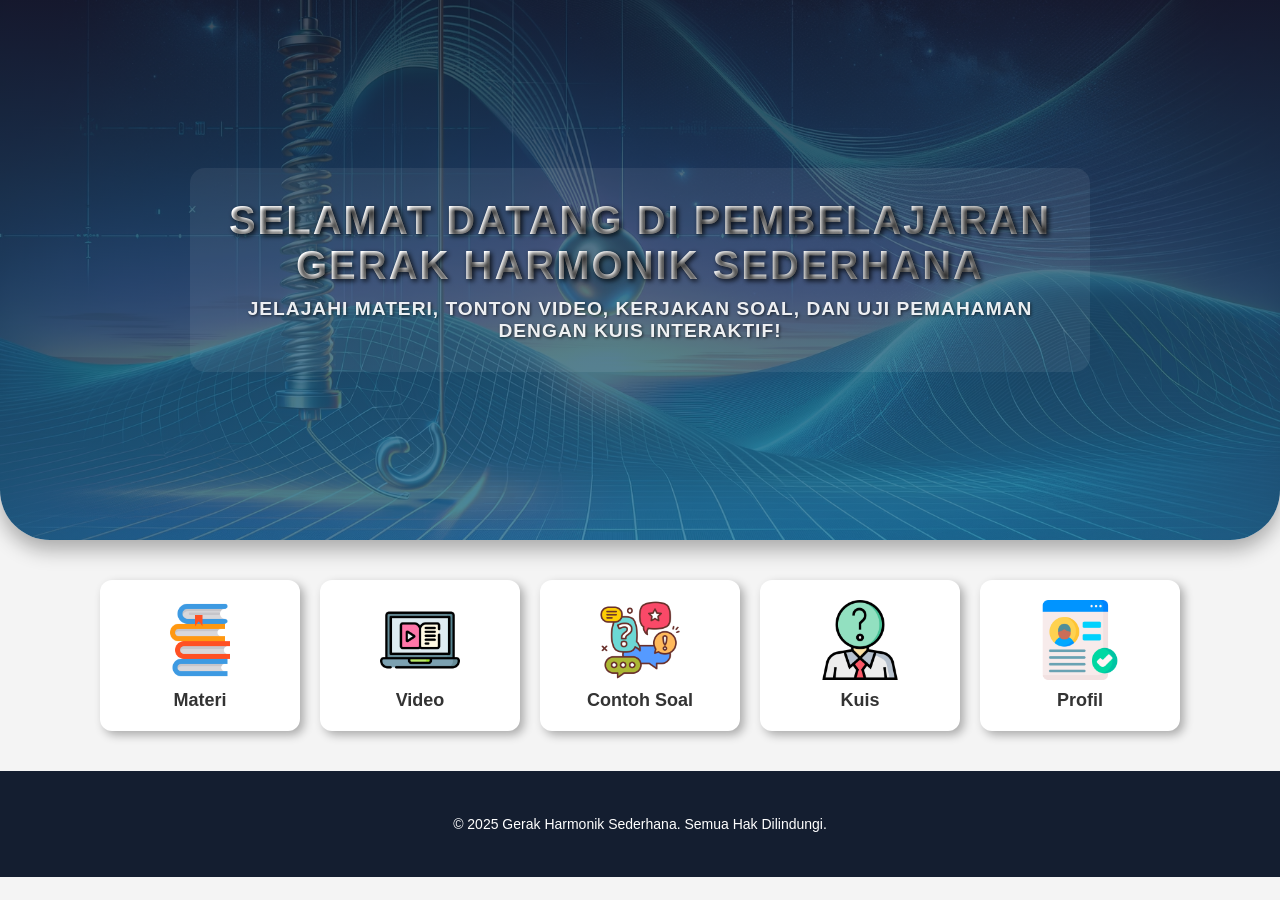
<file: index.html>
<!DOCTYPE html>
<html lang="id">
<head>
    <meta charset="UTF-8">
    <meta name="viewport" content="width=device-width, initial-scale=1.0">
    <title>Gerak Harmonik Sederhana</title>
    <link rel="stylesheet" href="assets/css/style.css">
</head>
<body>
    <header class="hero">
        <div class="overlay">
            <h1>Selamat Datang di Pembelajaran Gerak Harmonik Sederhana</h1>
            <p>Jelajahi materi, tonton video, kerjakan soal, dan uji pemahaman dengan kuis interaktif!</p>
        </div>
    </header>

    <main>
        <div class="menu-container">
            <a href="materi.html" class="menu-item">
                <img src="assets/img/materi.png" alt="Materi">
                <span>Materi</span>
            </a>
            <a href="video.html" class="menu-item">
                <img src="assets/img/video.png" alt="Video">
                <span>Video</span>
            </a>
            <a href="contohsoal.html" class="menu-item">
                <img src="assets/img/contohsoal.png" alt="Contoh Soal">
                <span>Contoh Soal</span>
            </a>
            <a href="kuis.html" class="menu-item">
                <img src="assets/img/kuis.png" alt="Kuis">
                <span>Kuis</span>
            </a>
            <a href="profil.html" class="menu-item">
                <img src="assets/img/profil.png" alt="Profil">
                <span>Profil</span>
            </a>
        </div>
    </main>

    <footer>
        <p>&copy; 2025 Gerak Harmonik Sederhana. Semua Hak Dilindungi.</p>
    </footer>
</body>
</html>
</file>
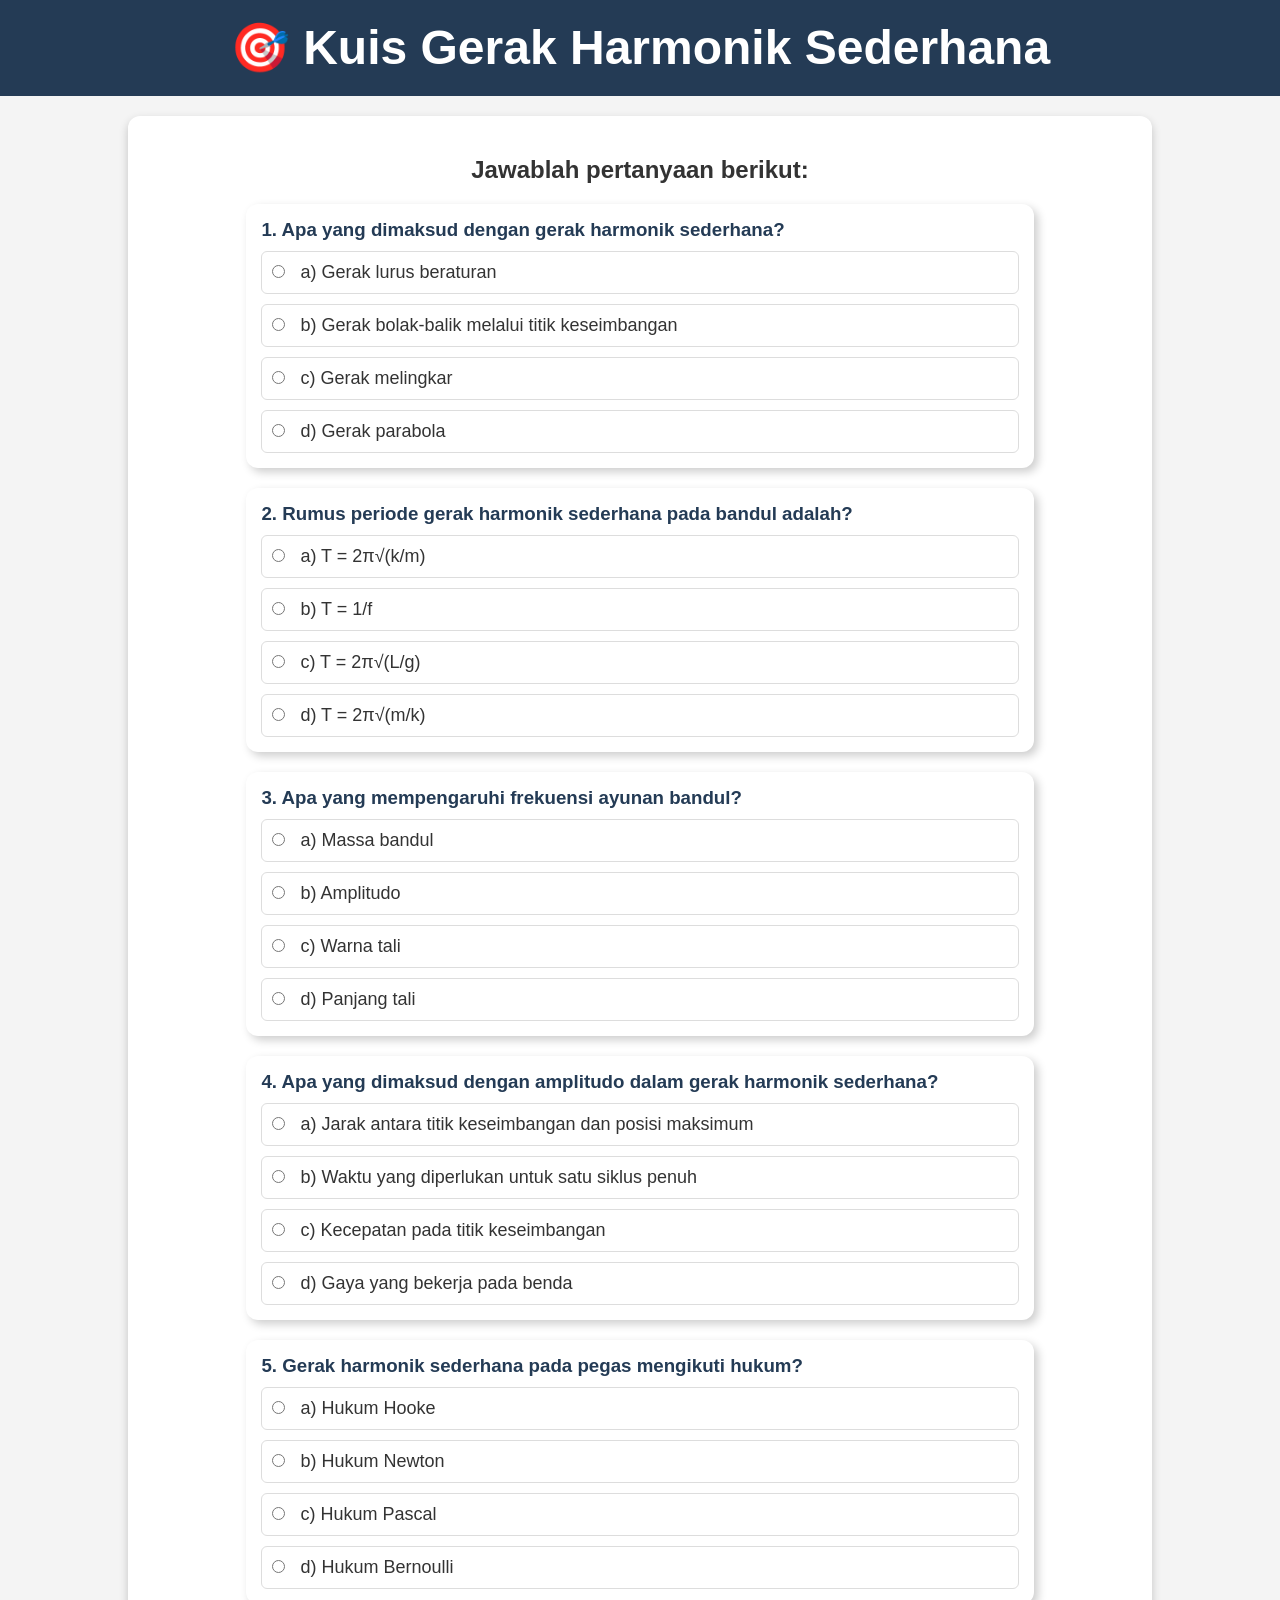
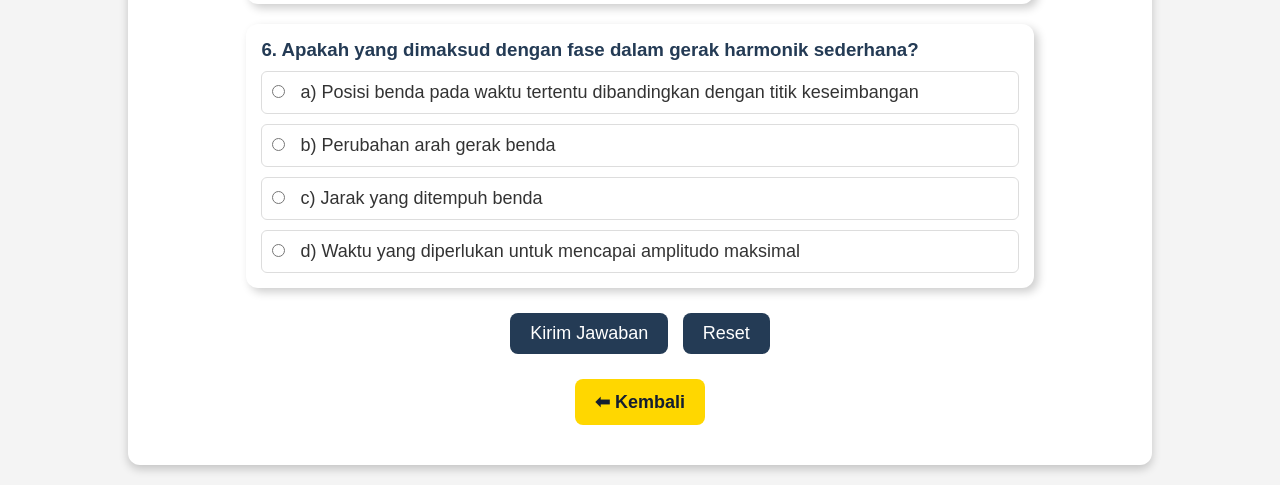
<file: kuis.html>
<!DOCTYPE html>
<html lang="id">
<head>
    <meta charset="UTF-8">
    <meta name="viewport" content="width=device-width, initial-scale=1.0">
    <title>Kuis Gerak Harmonik Sederhana</title>
    <link rel="stylesheet" href="assets/css/style.css">
    <script defer src="js/script.js"></script>
</head>
<body>
    <header class="page-header">
        <h1>🎯 Kuis Gerak Harmonik Sederhana</h1>
    </header>

    <main class="content">
        <section class="quiz-container">
            <h2>Jawablah pertanyaan berikut:</h2>

            <form id="quizForm">
                <!-- Soal 1 -->
                <div class="quiz-item">
                    <h3>1. Apa yang dimaksud dengan gerak harmonik sederhana?</h3>
                    <div class="quiz-options">
                        <label><input type="radio" name="q1" value="a"> a) Gerak lurus beraturan</label>
                        <label><input type="radio" name="q1" value="b"> b) Gerak bolak-balik melalui titik keseimbangan</label>
                        <label><input type="radio" name="q1" value="c"> c) Gerak melingkar</label>
                        <label><input type="radio" name="q1" value="d"> d) Gerak parabola</label>
                    </div>
                </div>

                <!-- Soal 2 -->
                <div class="quiz-item">
                    <h3>2. Rumus periode gerak harmonik sederhana pada bandul adalah?</h3>
                    <div class="quiz-options">
                        <label><input type="radio" name="q2" value="a"> a) T = 2π√(k/m)</label>
                        <label><input type="radio" name="q2" value="b"> b) T = 1/f</label>
                        <label><input type="radio" name="q2" value="c"> c) T = 2π√(L/g)</label>
                        <label><input type="radio" name="q2" value="d"> d) T = 2π√(m/k)</label>
                    </div>
                </div>

                <!-- Soal 3 -->
                <div class="quiz-item">
                    <h3>3. Apa yang mempengaruhi frekuensi ayunan bandul?</h3>
                    <div class="quiz-options">
                        <label><input type="radio" name="q3" value="a"> a) Massa bandul</label>
                        <label><input type="radio" name="q3" value="b"> b) Amplitudo</label>
                        <label><input type="radio" name="q3" value="c"> c) Warna tali</label>
                        <label><input type="radio" name="q3" value="d"> d) Panjang tali</label>
                    </div>
                </div>

                <!-- Soal 4 -->
<div class="quiz-item">
    <h3>4. Apa yang dimaksud dengan amplitudo dalam gerak harmonik sederhana?</h3>
    <div class="quiz-options">
        <label><input type="radio" name="q4" value="a"> a) Jarak antara titik keseimbangan dan posisi maksimum</label>
        <label><input type="radio" name="q4" value="b"> b) Waktu yang diperlukan untuk satu siklus penuh</label>
        <label><input type="radio" name="q4" value="c"> c) Kecepatan pada titik keseimbangan</label>
        <label><input type="radio" name="q4" value="d"> d) Gaya yang bekerja pada benda</label>
    </div>
</div>

<!-- Soal 5 -->
<div class="quiz-item">
    <h3>5. Gerak harmonik sederhana pada pegas mengikuti hukum?</h3>
    <div class="quiz-options">
        <label><input type="radio" name="q5" value="a"> a) Hukum Hooke</label>
        <label><input type="radio" name="q5" value="b"> b) Hukum Newton</label>
        <label><input type="radio" name="q5" value="c"> c) Hukum Pascal</label>
        <label><input type="radio" name="q5" value="d"> d) Hukum Bernoulli</label>
    </div>
</div>

<!-- Soal 6 -->
<div class="quiz-item">
    <h3>6. Apakah yang dimaksud dengan fase dalam gerak harmonik sederhana?</h3>
    <div class="quiz-options">
        <label><input type="radio" name="q6" value="a"> a) Posisi benda pada waktu tertentu dibandingkan dengan titik keseimbangan</label>
        <label><input type="radio" name="q6" value="b"> b) Perubahan arah gerak benda</label>
        <label><input type="radio" name="q6" value="c"> c) Jarak yang ditempuh benda</label>
        <label><input type="radio" name="q6" value="d"> d) Waktu yang diperlukan untuk mencapai amplitudo maksimal</label>
    </div>
</div>


                

                <div class="button-container">
                    <input type="submit" value="Kirim Jawaban" class="quiz-button">
                    <button type="button" id="resetButton" class="quiz-button">Reset</button>
                </div>
            </form>

            <div id="quizResult" class="quiz-result" style="display: none;"></div>
        </section>

        <div class="button-container">
            <a href="index.html" class="back-button">⬅ Kembali</a>
        </div>
    </main>
</body>
</html>
</file>
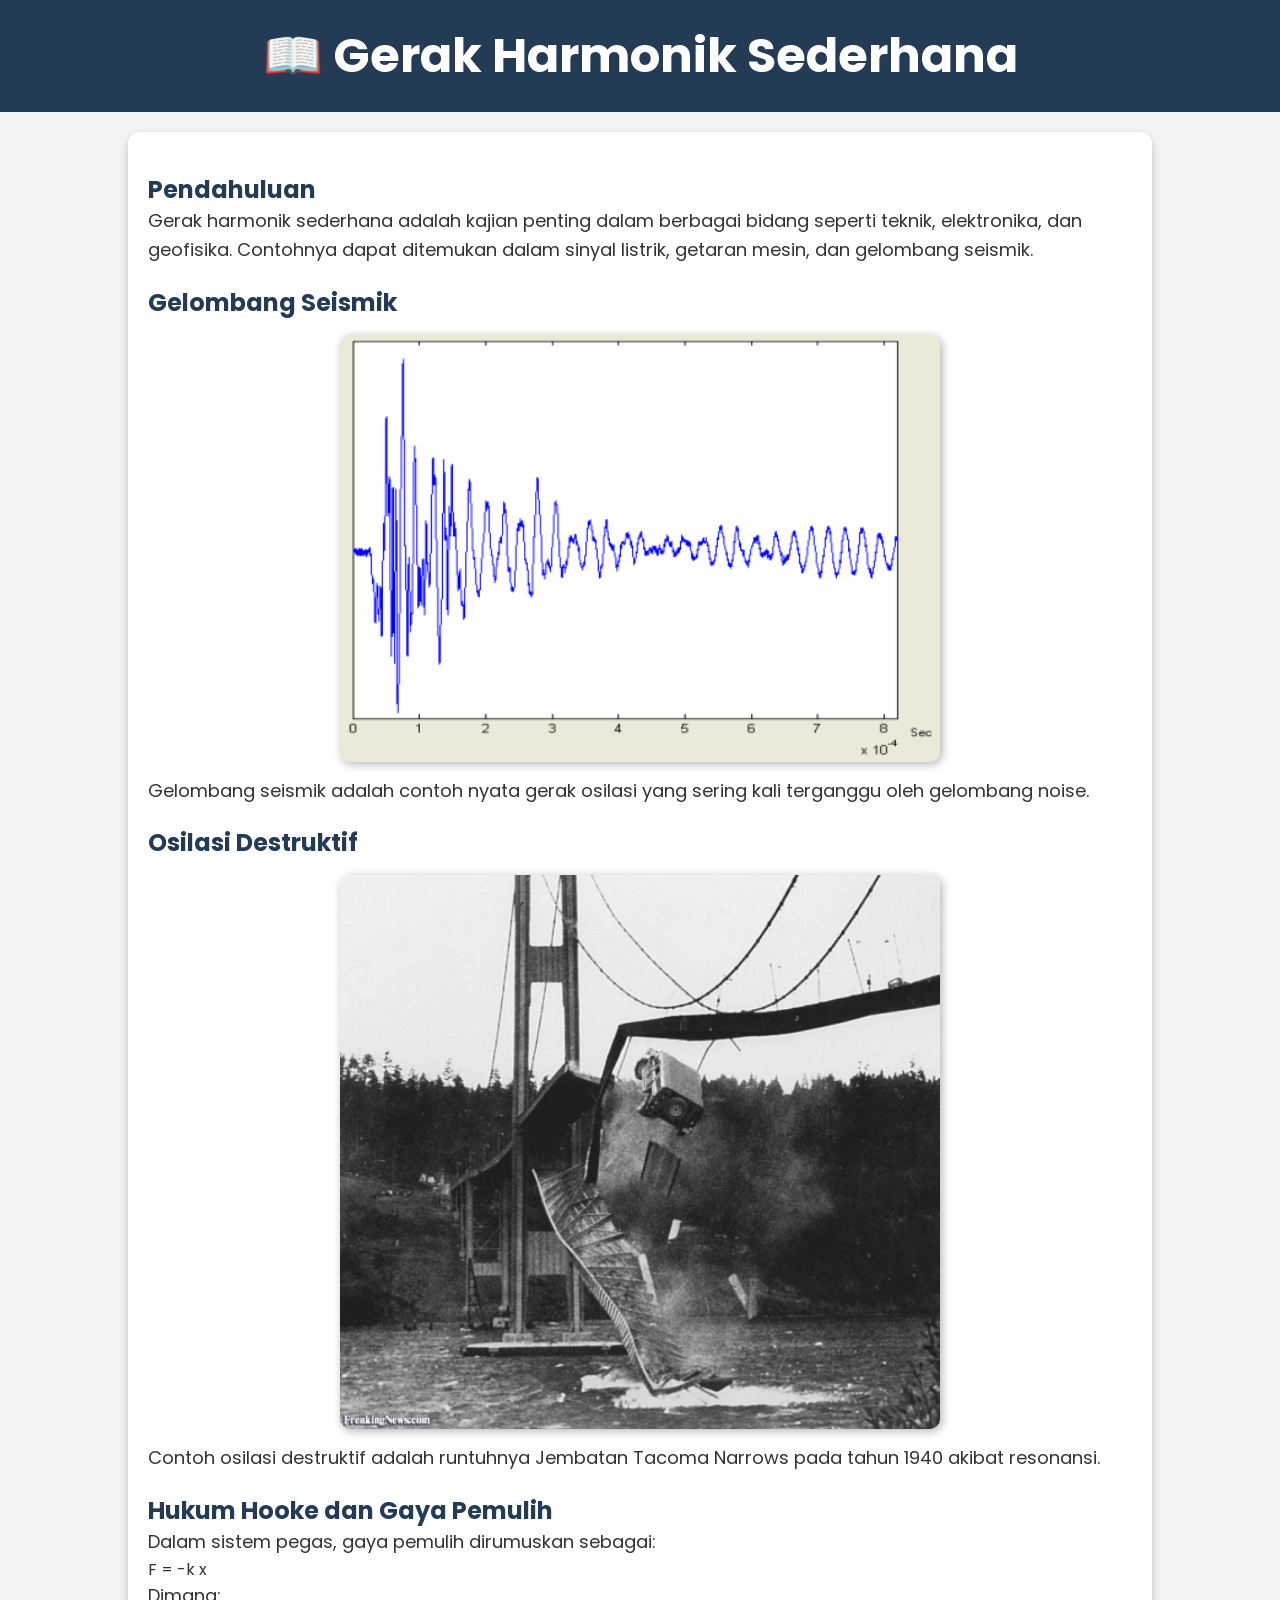
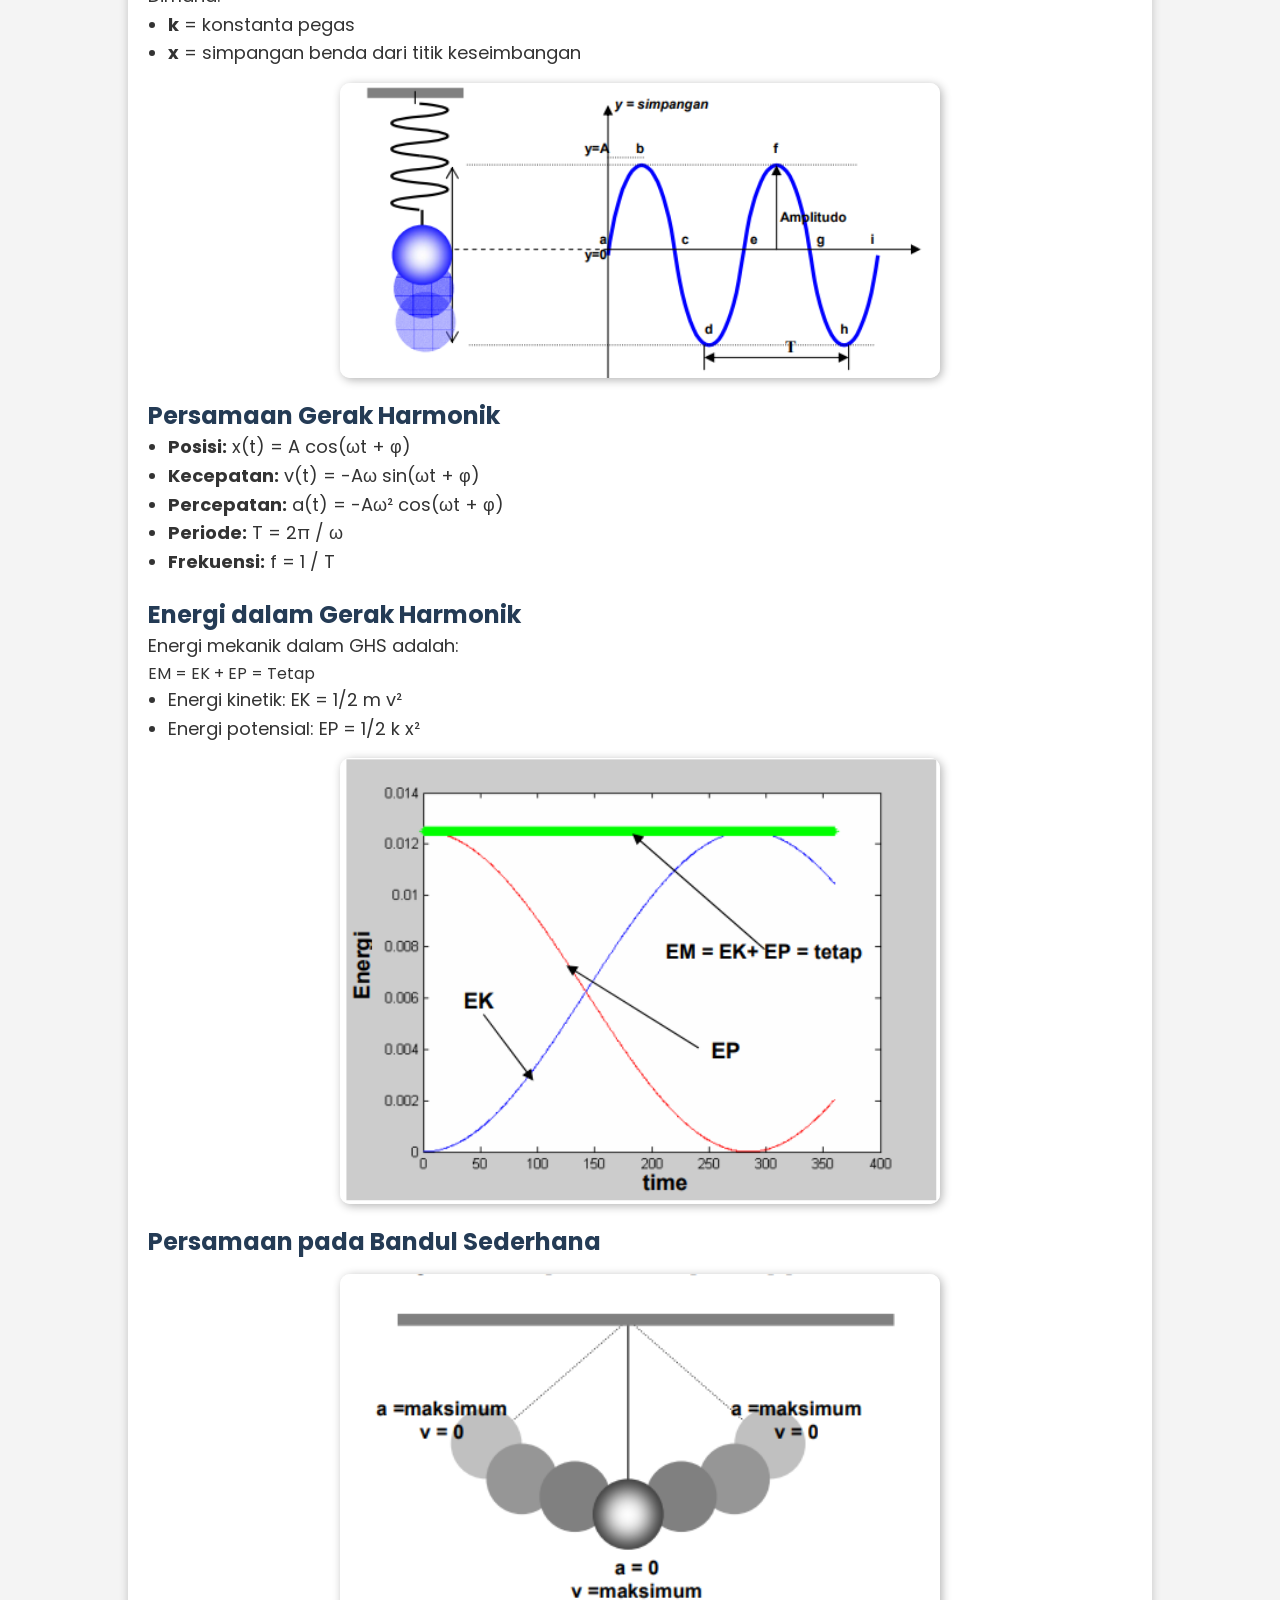
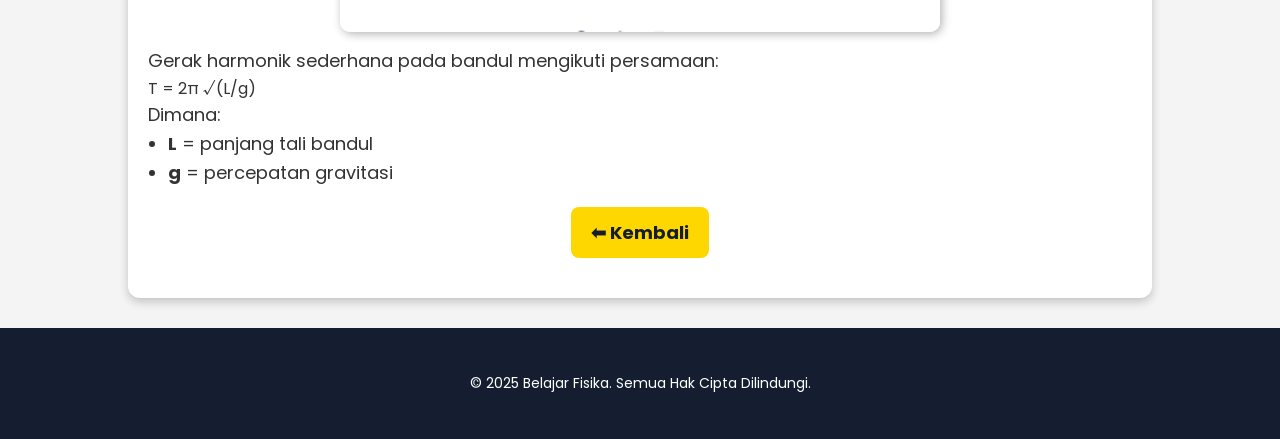
<file: materi.html>
<!DOCTYPE html>
<html lang="id">
<head>
    <meta charset="UTF-8">
    <meta name="viewport" content="width=device-width, initial-scale=1.0">
    <title>Materi Gerak Harmonik Sederhana</title>
    <link rel="stylesheet" href="assets/css/style.css">
    <link href="https://fonts.googleapis.com/css2?family=Poppins:wght@300;400;600&display=swap" rel="stylesheet">
</head>
<body>
    <header class="page-header">
        <h1 class="fade-in">📖 Gerak Harmonik Sederhana</h1>
    </header>

    <main class="content">
        <section class="materi fade-in-scroll">
            <h2>Pendahuluan</h2>
            <p>Gerak harmonik sederhana adalah kajian penting dalam berbagai bidang seperti teknik, elektronika, dan geofisika. Contohnya dapat ditemukan dalam sinyal listrik, getaran mesin, dan gelombang seismik.</p>

            <h2>Gelombang Seismik</h2>
            <img src="assets/img/gelombang_seismik.jpg" alt="Gelombang Seismik" class="slide-in">
            <p>Gelombang seismik adalah contoh nyata gerak osilasi yang sering kali terganggu oleh gelombang noise.</p>

            <h2>Osilasi Destruktif</h2>
            <img src="assets/img/tacoma_bridge.jpg" alt="Jembatan Tacoma Narrows" class="slide-in">
            <p>Contoh osilasi destruktif adalah runtuhnya Jembatan Tacoma Narrows pada tahun 1940 akibat resonansi.</p>

            <h2>Hukum Hooke dan Gaya Pemulih</h2>
            <p>Dalam sistem pegas, gaya pemulih dirumuskan sebagai:</p>
            <div class="formula zoom-in">F = -k x</div>
            <p>Dimana:</p>
            <ul>
                <li><strong>k</strong> = konstanta pegas</li>
                <li><strong>x</strong> = simpangan benda dari titik keseimbangan</li>
            </ul>
            <img src="assets/img/sistem_pegas.png" alt="Sistem Pegas" class="slide-in">

            <h2>Persamaan Gerak Harmonik</h2>
            <ul>
                <li><strong>Posisi:</strong> <span class="formula zoom-in">x(t) = A cos(ωt + φ)</span></li>
                <li><strong>Kecepatan:</strong> <span class="formula zoom-in">v(t) = -Aω sin(ωt + φ)</span></li>
                <li><strong>Percepatan:</strong> <span class="formula zoom-in">a(t) = -Aω² cos(ωt + φ)</span></li>
                <li><strong>Periode:</strong> <span class="formula zoom-in">T = 2π / ω</span></li>
                <li><strong>Frekuensi:</strong> <span class="formula zoom-in">f = 1 / T</span></li>
            </ul>

            <h2>Energi dalam Gerak Harmonik</h2>
            <p>Energi mekanik dalam GHS adalah:</p>
            <div class="formula zoom-in">EM = EK + EP = Tetap</div>
            <ul>
                <li>Energi kinetik: <span class="formula zoom-in">EK = 1/2 m v²</span></li>
                <li>Energi potensial: <span class="formula zoom-in">EP = 1/2 k x²</span></li>
            </ul>
            <img src="assets/img/energi_ghs.png" alt="Energi Gerak Harmonik" class="slide-in">

            <h2>Persamaan pada Bandul Sederhana</h2>
            <img src="assets/img/bandul.png" alt="Gerak Harmonik pada Bandul" class="slide-in">
            <p>Gerak harmonik sederhana pada bandul mengikuti persamaan:</p>
            <div class="formula zoom-in">T = 2π √(L/g)</div>
            <p>Dimana:</p>
            <ul>
                <li><strong>L</strong> = panjang tali bandul</li>
                <li><strong>g</strong> = percepatan gravitasi</li>
            </ul>
        </section>

        <div class="button-container fade-in-scroll">
            <a href="index.html" class="back-button">⬅ Kembali</a>
        </div>
    </main>

    <footer class="site-footer">
        <p>&copy; 2025 Belajar Fisika. Semua Hak Cipta Dilindungi.</p>
    </footer>

    <script src="assets/js/script.js"></script>
</body>
</html>
</file>
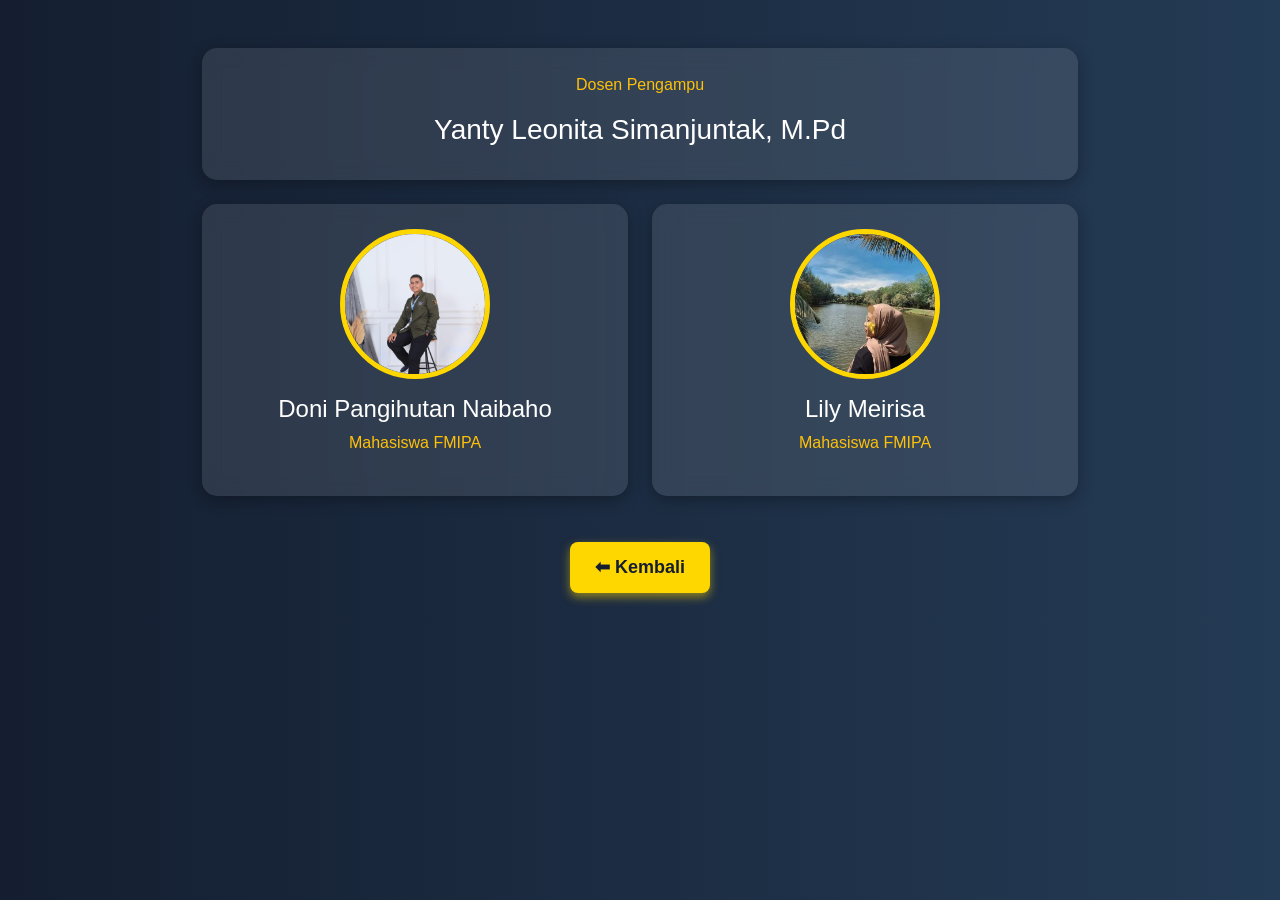
<file: profil.html>
<!DOCTYPE html>
<html lang="id">
<head>
    <meta charset="UTF-8">
    <meta name="viewport" content="width=device-width, initial-scale=1.0">
    <title>Profil Dosen & Mahasiswa</title>
    <link rel="stylesheet" href="https://cdn.jsdelivr.net/npm/bootstrap@5.3.0/dist/css/bootstrap.min.css">
    <style>
        body {
            background: linear-gradient(to right, #141E30, #243B55);
            color: white;
            font-family: 'Poppins', sans-serif;
        }
        .profile-card {
            text-align: center;
            border-radius: 15px;
            padding: 25px;
            box-shadow: 0px 4px 15px rgba(0, 0, 0, 0.3);
            background: rgba(255, 255, 255, 0.1);
            backdrop-filter: blur(10px);
            transition: transform 0.3s;
        }
        .profile-card:hover {
            transform: scale(1.05);
        }
        .profile-img {
            width: 150px;
            height: 150px;
            object-fit: cover;
            border-radius: 50%;
            border: 5px solid #FFD700;
        }
        .container {
            max-width: 900px;
        }
        .button-container {
            text-align: center;
            margin: 30px 0;
        }
        .back-button {
            display: inline-block;
            padding: 12px 25px;
            background: #FFD700;
            color: #141E30;
            font-size: 18px;
            text-decoration: none;
            border-radius: 8px;
            font-weight: bold;
            transition: 0.3s;
            box-shadow: 0px 4px 10px rgba(255, 215, 0, 0.5);
        }
        .back-button:hover {
            background: #FFC107;
            transform: scale(1.1);
        }
    </style>
</head>
<body>

<div class="container mt-5">
    <div class="profile-card mb-4">
        <p class="text-warning">Dosen Pengampu</p>
        <h3 class="mt-3">Yanty Leonita Simanjuntak, M.Pd</h3>
    </div>

    <div class="row">
        <div class="col-md-6 mb-3">
            <div class="profile-card">
                <img src="assets/img/mhs.jpg" alt="Doni Pangihutan Naibaho" class="profile-img">
                <h4 class="mt-3">Doni Pangihutan Naibaho</h4>
                <p class="text-warning">Mahasiswa FMIPA</p>
            </div>
        </div>
        <div class="col-md-6 mb-3">
            <div class="profile-card">
                <img src="assets/img/mhs1.jpg" alt="Lily Meirisa" class="profile-img">
                <h4 class="mt-3">Lily Meirisa</h4>
                <p class="text-warning">Mahasiswa FMIPA</p>
            </div>
        </div>
    </div>
</div>

<div class="button-container">
    <a href="index.html" class="back-button">⬅ Kembali</a>
</div>

<script src="https://cdn.jsdelivr.net/npm/bootstrap@5.3.0/dist/js/bootstrap.bundle.min.js"></script>
</body>
</html>
</file>
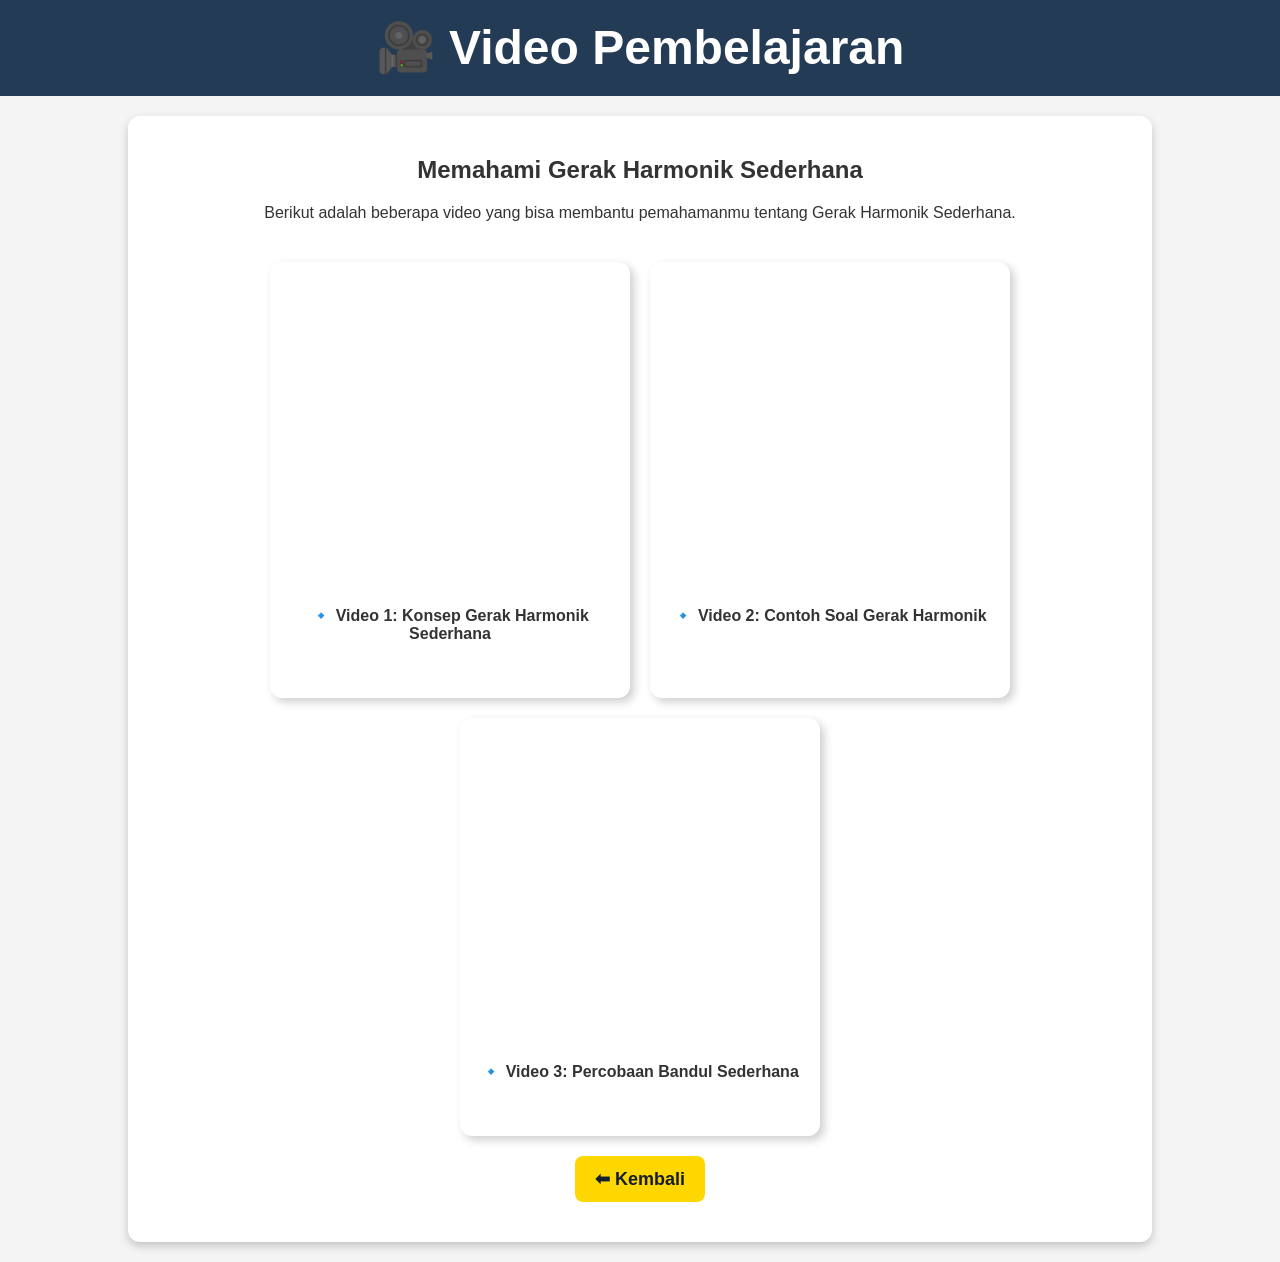
<file: video.html>
<!DOCTYPE html>
<html lang="id">
<head>
    <meta charset="UTF-8">
    <meta name="viewport" content="width=device-width, initial-scale=1.0">
    <title>Video Pembelajaran - Gerak Harmonik Sederhana</title>
    <link rel="stylesheet" href="assets/css/style.css">
</head>
<body>
    <header class="page-header">
        <h1>🎥 Video Pembelajaran</h1>
    </header>

    <main class="content">
        <section class="video-container">
            <h2>Memahami Gerak Harmonik Sederhana</h2>
            <p>Berikut adalah beberapa video yang bisa membantu pemahamanmu tentang Gerak Harmonik Sederhana.</p>

            <div class="video-grid">
                <div class="video-item">
                    <iframe src="https://www.youtube.com/embed/E07LwrQQb30" frameborder="0" allowfullscreen></iframe>
                    <p>🔹 Video 1: Konsep Gerak Harmonik Sederhana</p>
                </div>
                <div class="video-item">
                    <iframe src="https://www.youtube.com/embed/i28G2IIyn7A" frameborder="0" allowfullscreen></iframe>
                    <p>🔹 Video 2: Contoh Soal Gerak Harmonik</p>
                </div>
                <div class="video-item">
                    <iframe src="https://www.youtube.com/embed/_-rlHhRkyq4" frameborder="0" allowfullscreen></iframe>
                    <p>🔹 Video 3: Percobaan Bandul Sederhana</p>
                </div>
            </div>
        </section>

        <div class="button-container">
            <a href="index.html" class="back-button">⬅ Kembali</a>
        </div>
    </main>

</body>
</html>
</file>
<file: assets/css/style.css>
* {
    margin: 0;
    padding: 0;
    box-sizing: border-box;
    font-family: 'Poppins', sans-serif;
}

body {
    background: #f4f4f4;
    color: #333;
    text-align: center;
}

/* Hero Section */
.hero {
    position: relative;
    background: linear-gradient(rgba(20, 30, 48, 0.8), rgba(31, 109, 148, 0.8)), url('../img/bg-hro.jpg') center/cover no-repeat;
    height: 60vh;
    display: flex;
    align-items: center;
    justify-content: center;
    text-align: center;
    box-shadow: 0px 10px 20px rgba(0, 0, 0, 0.3);
    border-bottom-left-radius: 50px;
    border-bottom-right-radius: 50px;
}

.overlay {
    background: rgba(255, 255, 255, 0.071);
    color: white;
    padding: 30px;
    border-radius: 15px;
    width: 85%;
    max-width: 900px;
    animation: fadeIn 1.5s ease-in-out;
}

.overlay h1 {
    font-size: 2.5rem;
    margin-bottom: 10px;
    animation: slideIn 1.5s ease-in-out;
    text-transform: uppercase;
    font-weight: bold;
    letter-spacing: 2px;
    text-shadow: 2px 2px 5px rgba(0, 0, 0, 0.8);
    background: linear-gradient(to right, #ffffff, #cccccc);
    -webkit-background-clip: text;
    -webkit-text-fill-color: transparent;
    filter: contrast(1.2) brightness(1.1);
}

.overlay p {
    font-size: 1.2rem;
    opacity: 0.9;
    text-transform: uppercase;
    font-weight: bold;
    letter-spacing: 1px;
    text-shadow: 1px 1px 3px rgba(0, 0, 0, 0.7);
}

/* Animasi Fade-in & Slide-in */
@keyframes fadeIn {
    from { opacity: 0; transform: translateY(-20px); }
    to { opacity: 1; transform: translateY(0); }
}

@keyframes slideIn {
    from { opacity: 0; transform: translateY(20px); }
    to { opacity: 1; transform: translateY(0); }
}

/* Efek Scroll Animasi */
.fade-in-scroll {
    opacity: 0;
    transform: translateY(30px);
    transition: opacity 0.8s ease-out, transform 0.8s ease-out;
}

.slide-in {
    opacity: 0;
    transform: translateX(-50px);
    transition: opacity 0.8s ease-out, transform 0.8s ease-out;
}

.zoom-in {
    opacity: 0;
    transform: scale(0.8);
    transition: opacity 0.8s ease-out, transform 0.8s ease-out;
}

/* Efek Aktif saat Scroll */
.visible {
    opacity: 1;
    transform: translateY(0);
}

/* Menu */
.menu-container {
    display: flex;
    justify-content: center;
    gap: 20px;
    flex-wrap: wrap;
    margin: 40px 0;
}

.menu-item {
    background: white;
    padding: 20px;
    width: 200px;
    text-align: center;
    font-size: 18px;
    font-weight: bold;
    border-radius: 12px;
    text-decoration: none;
    box-shadow: 4px 4px 10px rgba(0, 0, 0, 0.3);
    transition: 0.3s;
    color: #333;
    display: flex;
    flex-direction: column;
    align-items: center;
}

.menu-item img {
    width: 80px;
    height: 80px;
    margin-bottom: 10px;
}

.menu-item:hover {
    transform: scale(1.1);
    background: #FFD700;
    color: black;
}

/* Footer */
footer {
    margin-top: 30px;
    padding: 45px;
    background: #141E30;
    color: white;
    font-size: 14px;
}

/* Halaman Materi */
.page-header {
    background: #243B55;
    color: white;
    padding: 20px;
    text-align: center;
    font-size: 24px;
    animation: fadeIn 1.5s ease-in-out;
}

.content {
    width: 80%;
    margin: 20px auto;
    padding: 20px;
    background: white;
    border-radius: 12px;
    box-shadow: 0px 4px 10px rgba(0, 0, 0, 0.2);
    text-align: left;
}

.materi h2 {
    color: #243B55;
    margin-top: 20px;
}

.materi p, .materi ul {
    font-size: 18px;
    line-height: 1.6;
}

.materi ul {
    padding-left: 20px;
}

.materi img {
    width: 100%;
    max-width: 600px;
    display: block;
    margin: 15px auto;
    border-radius: 10px;
    box-shadow: 2px 2px 10px rgba(0, 0, 0, 0.3);
}

/* Tombol Back */
.button-container {
    text-align: center;
    margin: 20px 0;
}

.back-button {
    display: inline-block;
    padding: 12px 20px;
    background: #FFD700;
    color: #141E30;
    font-size: 18px;
    text-decoration: none;
    border-radius: 8px;
    font-weight: bold;
    transition: 0.3s;
}

.back-button:hover {
    background: #FFC107;
    transform: scale(1.1);
}
.video-container {
    text-align: center;
    margin-top: 20px;
}
.video-container h2 {
    margin-bottom: 20px; /* Jarak antara judul dan paragraf */
}

.video-container p {
    margin-bottom: 40px; /* Jarak antara paragraf dan video */
}

.video-grid {
    display: flex;
    justify-content: center;
    gap: 20px;
    flex-wrap: wrap;
}

.video-item {
    background: white;
    padding: 15px;
    border-radius: 12px;
    box-shadow: 4px 4px 10px rgba(0, 0, 0, 0.2);
    width: 360px;
    transition: 0.3s;
}

.video-item:hover {
    transform: scale(1.05);
}

.video-item iframe {
    width: 100%;
    height: 315px;
    border-radius: 10px;
}

.video-item p {
    font-size: 16px;
    margin-top: 10px;
    color: #333;
    font-weight: bold;
}
.page-header {
    background: #243B55;
    color: white;
    padding: 20px;
    font-size: 24px;
}

.quiz-container {
    text-align: center;
    margin-top: 20px;
}

.quiz-item {
    background: white;
    padding: 15px;
    border-radius: 12px;
    box-shadow: 4px 4px 10px rgba(0, 0, 0, 0.2);
    width: 80%;
    margin: 20px auto;
    text-align: left;
    transition: 0.3s;
}

.quiz-item h3 {
    color: #243B55;
    margin-bottom: 10px;
}

/* Styling untuk pilihan jawaban */
.quiz-options {
    display: flex;
    flex-direction: column; /* Susun ke bawah */
    gap: 10px;
}

.quiz-options label {
    display: block; /* Agar pilihan berada di bawah satu sama lain */
    font-size: 18px;
    padding: 10px;
    border: 1px solid #ddd;
    border-radius: 6px;
    background: #fff;
    cursor: pointer;
    transition: background 0.3s, transform 0.2s;
}

.quiz-options label:hover {
    background: #f0f0f0;
    transform: scale(1.02);
}

.quiz-options input[type="radio"] {
    margin-right: 10px; /* Beri sedikit jarak dengan teks jawaban */
}


/* Tombol */
.button-container {
    text-align: center;
    margin-top: 20px;
}

.quiz-button {
    background: #243B55;
    color: white;
    padding: 10px 20px;
    font-size: 18px;
    border: none;
    border-radius: 8px;
    cursor: pointer;
    transition: 0.3s;
    margin: 5px;
}

.quiz-button:hover {
    background: #1a2e40;
}

.quiz-result {
    background: #FFD700;
    color: #141E30;
    padding: 20px;
    margin-top: 20px;
    border-radius: 8px;
    font-size: 20px;
    font-weight: bold;
}
</file>
